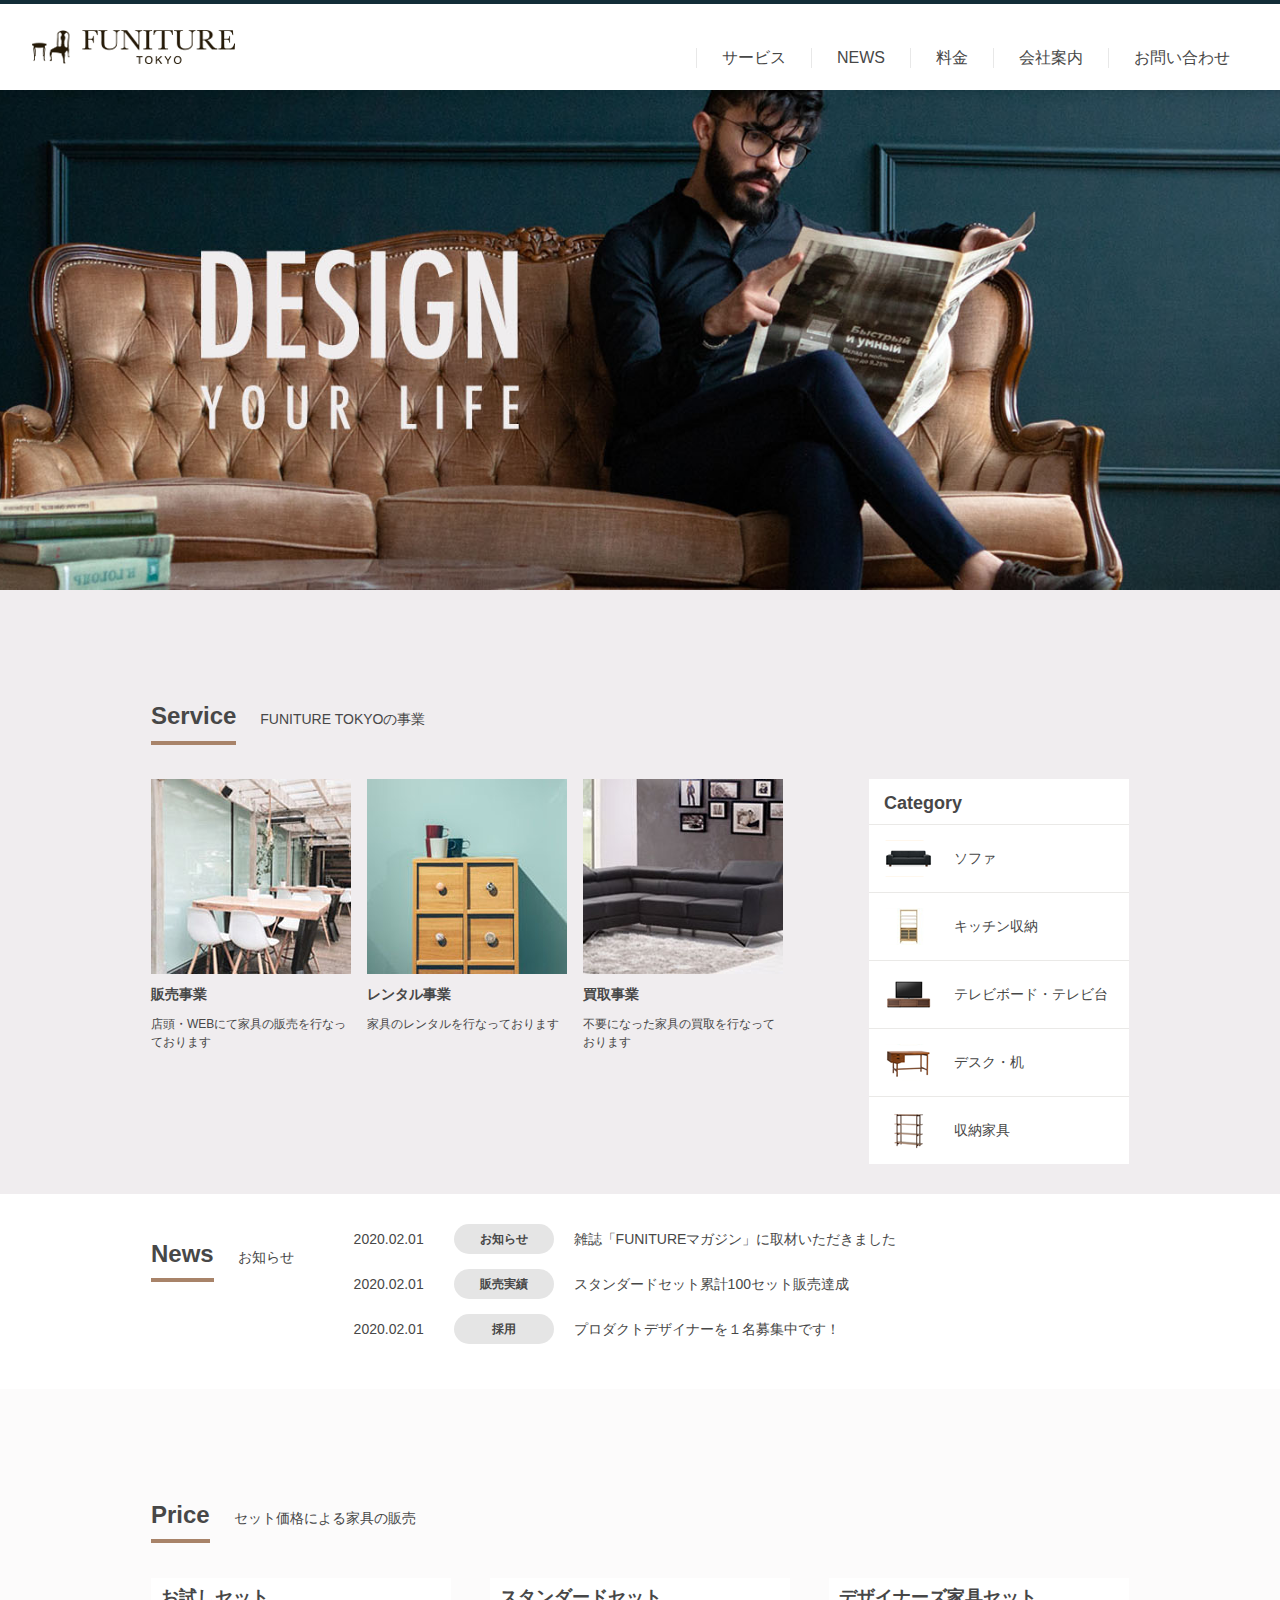
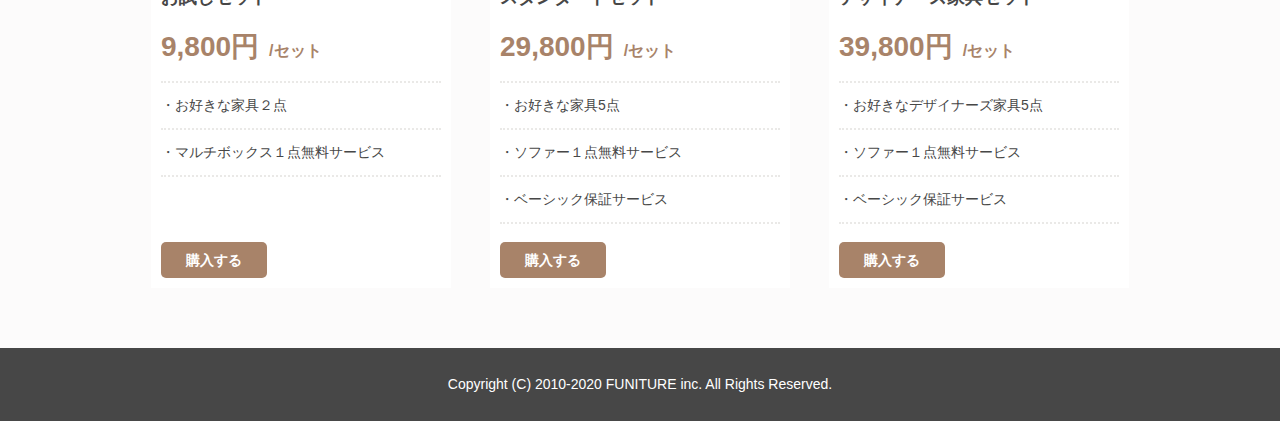
<file: index.html>
<!DOCTYPE html>
<html lang="ja">

<head>
    <meta charset="UTF-8">
    <meta name="viewport" content="width=device-width, initial-scale=1.0">
    <meta http-equiv="X-UA-Compatible" content="ie=edge">
    <title>FUNITURE</title>
    <meta name="description" content="家具のオンラインショッピング">
    <meta name="keywords" content="オンライン, 家具, インテリア, ソファ, キッチン, リビング">


    <link rel="shortcut icon" href="favicon.ico">
    
    <!-- スタイルシートの読み込み -->
    <link rel="stylesheet" href="css/reset.css">
    <link rel="stylesheet" href="css/style.css">
</head>

<body>
<!-- ヘッダーここから -->
<header>
    <div class="header_inner">
        <h1 class="logo"><img src="images/logo.png" alt="FUNITURE" /></h1>
        <nav>
            <ul class="nav-list">
                <li class="nav-item"><a href="index.html#service">サービス</a></li>
                <li class="nav-item"><a href="index.html#news">NEWS</a></li>
                <li class="nav-item nav-item-Odd"><a href="index.html#price">料金</a></li>
                <li class="nav-item"><a href="conpany.html">会社案内</a></li>
                <li class="nav-item nav-item-Odd"><a href="form.html">お問い合わせ</a></li>
            </ul>
        </nav>
    </div>
</header>
<!-- ヘッダーここまで -->

<!-- ヒーローイメージここから -->
<div class="hero-image">
    <!-- <h1 class="title">
        <div class="logo-title">DESIGN</div>
        <div class="logo-subtitle">YOUR LIFE</div>
    </h1> -->
    <!-- <img src="images/mainimage1.jpg" alt="ソファーの画像"> -->
</div>
<!-- ヒーローイメージここまで -->

<!-- サービスここから -->
<section id="service" class="service">
    <div class="service_wrapper">
        <div class="section_title">
            <h3>Service</h3>
            <span>FUNITURE TOKYOの事業</span>
        </div>
        <div class="service-category_wrapper">
            <div class="service_list">
                <ul class="service_contents">
                    <li class="service_item">
                        <dl class="service_block">
                            <dt class="service_picture"><img src="images/service01.jpg" alt="家具販売(画像)"></dt>
                            <dd class="service_name">販売事業</dd>
                            <dd class="service_comment">店頭・WEBにて家具の販売を行なっております</dd>
                        </dl>
                    </li>
                    <li class="service_item">
                        <dl>
                            <dt class="service_picture"><img src="images/service02.jpg" alt="家具レンタル(画像)"></dt>
                            <dd class="service_name">レンタル事業</dd>
                            <dd class="service_comment">家具のレンタルを行なっております</dd>
                        </dl>
                    </li>
                    <li class="service_item">
                        <dl>
                            <dt class="service_picture"><img src="images/service03.jpg" alt="家具買取(画像)"></dt>
                            <dd class="service_name">買取事業</dd>
                            <dd class="service_comment">不要になった家具の買取を行なっております</dd>
                        </dl>
                    </li>
                    
                </ul>
            </div>
            <div class="category_list">
                <h4 class="category_title">Category</h4>
                <ul>
                    <li class="category_contents" ><a href="#" class="category_item category_c1">ソファ</a></li>
                    <li class="category_contents" ><a href="#" class="category_item  category_c2" class="category_c1">キッチン収納</a></li>
                    <li class="category_contents" ><a href="#" class="category_item  category_c3" class="category_c1">テレビボード・テレビ台</a></li>
                    <li class="category_contents" ><a href="#" class="category_item  category_c4" class="category_c1">デスク・机</a></li>
                    <li class="category_contents" ><a href="#" class="category_item  category_c5" class="category_c1">収納家具</a></li>
                </ul>
            </div>
        </div>
    </div>
</section>
<!-- サービスここまで -->

<!-- ニュースここから -->
<section id="news" class="news anchor">
    <div class="news_wrapper">
        <div class="news_left">
            <h3>News</h3>
            <span>お知らせ</span>
        </div>
        <div class="news_right">
            <dl class="news_contents">
                <dt class="news_date">2020.02.01</dt>
                <dd class="news_topic">お知らせ</dd>
                <dd class="news_item">雑誌「FUNITUREマガジン」に取材いただきました</dd>
                <dt class="news_date">2020.02.01</dt>
                <dd class="news_topic">販売実績</dd>
                <dd class="news_item">スタンダードセット累計100セット販売達成</dd>
                <dt class="news_date">2020.02.01</dt>
                <dd class="news_topic">採用</dd>
                <dd class="news_item">プロダクトデザイナーを１名募集中です！</dd>
            </dl>
        </div>
    </div>
</section>
<!-- ニュースここまで -->

<!-- 料金ここから -->
<section id="price" class="price">
    <div class="price_wrapper">
        <div class="section_title">
            <h3>Price</h3>
            <span>セット価格による家具の販売</span>
        </div>
        <ul class="price-list">
            <li>
                <dl class="price-contents">
                    <dt>
                        <p class="plan">お試しセット</p>
                        <p class="flat-price">9,800円<span class="set">/セット</span></p>
                    </dt>
                    <dd class="price-item">・お好きな家具２点</dd>
                    <dd class="price-item price-last-item">・マルチボックス１点無料サービス</dd>
                    <dd><a href="#" class="buy">購入する</a></dd>
                </dl>
                
            </li>
            <li>
                <dl class="price-contents">
                    <dt>
                        <p class="plan">スタンダードセット</p>
                        <p class="flat-price">29,800円<span class="set">/セット</span></p>
                    </dt>
                    <dd class="price-item">・お好きな家具5点</dd>
                    <dd class="price-item">・ソファー１点無料サービス</dd>
                    <dd class="price-item price-last-item">・ベーシック保証サービス</dd>
                    <dd><a href="#" class="buy">購入する</a></dd>
                </dl>
            </li>
            <li id="price_last_list">
                <dl class="price-contents price-contents-last">
                    <dt>
                        <p class="plan">デザイナーズ家具セット</p>
                        <p class="flat-price">39,800円<span class="set">/セット</span></p>
                    </dt>
                    <dd class="price-item">・お好きなデザイナーズ家具5点</dd>
                    <dd class="price-item">・ソファー１点無料サービス</dd>
                    <dd class="price-item price-last-item">・ベーシック保証サービス</dd>
                    <dd><a href="#" class="buy">購入する</a></dd>
                </dl>
            </li>
        </ul>
    </div>
</section>
<!-- 料金ここまで -->

<!-- フッターここから -->
<footer>
    Copyright (C) 2010-2020 FUNITURE inc. All Rights Reserved.
</footer>
<!-- フッターここまで -->

</body>

</html>
</file>
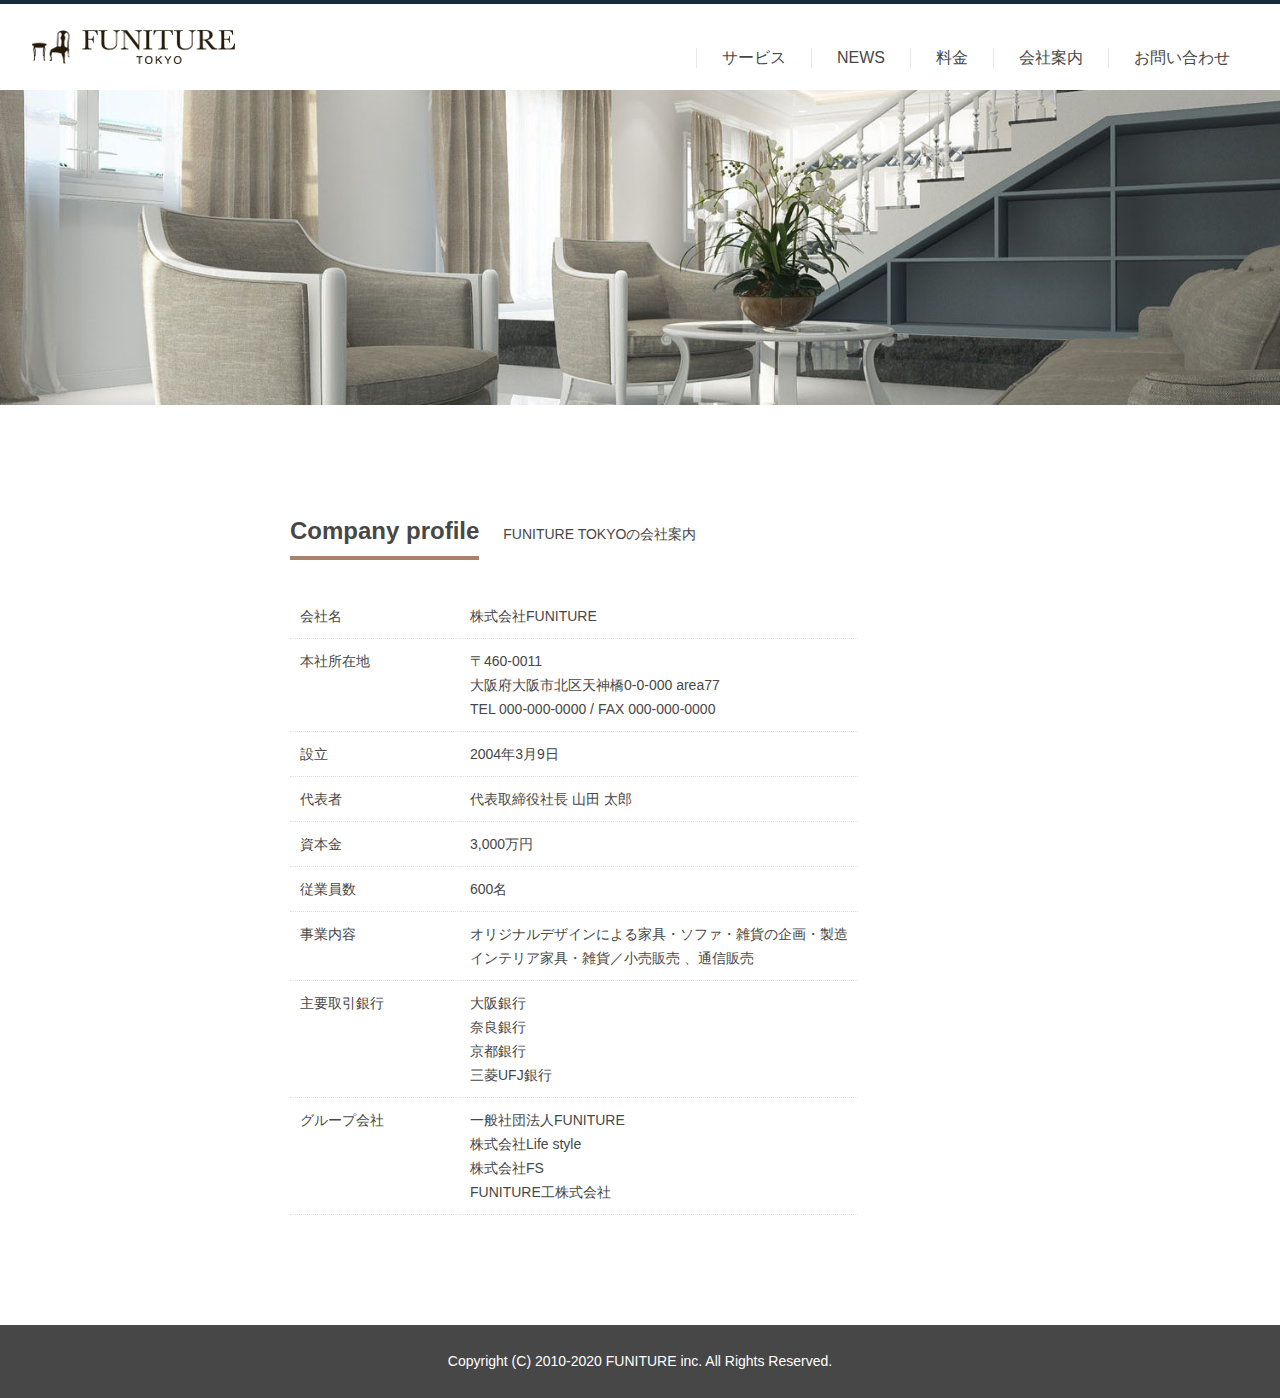
<file: conpany.html>
<!DOCTYPE html>
<html lang="ja">

<head>
    <meta charset="UTF-8">
    <meta name="viewport" content="width=device-width, initial-scale=1.0">
    <meta http-equiv="X-UA-Compatible" content="ie=edge">
    <title>FUNITURE</title>
    <meta name="description" content="家具のオンラインショッピング">
    <meta name="keywords" content="オンライン, 家具, インテリア, ソファ, キッチン, リビング">


    <link rel="shortcut icon" href="favicon.ico">
    
    <!-- スタイルシートの読み込み -->
    <link rel="stylesheet" href="css/reset.css">
    <link rel="stylesheet" href="css/style.css">
</head>

<body>

<!-- ヘッダーここから -->
<header>
    <div class="header_inner">
        <h1 class="logo"><img src="images/logo.png" alt="FUNITURE" /></h1>
        <nav>
            <ul class="nav-list">
                <li class="nav-item"><a href="index.html#service">サービス</a></li>
                <li class="nav-item"><a href="index.html#news">NEWS</a></li>
                <li class="nav-item nav-item-Odd"><a href="index.html#price">料金</a></li>
                <li class="nav-item"><a href="conpany.html">会社案内</a></li>
                <li class="nav-item nav-item-Odd"><a href="form.html">お問い合わせ</a></li>
            </ul>
        </nav>
    </div>
</header>
<!-- ヘッダーここまで -->

<!-- ヒーローイメージここから -->
<div class="hero-image3">
</div>
<!-- ヒーローイメージここまで -->

<!-- カンパニーここから -->
<section class="company">
    <div class="company_wrapper">
        <div class="section_title st">
            <h3>Company profile</h3><br class="br-sp">
            <span class="cp">FUNITURE TOKYOの会社案内</span>
        </div>
        <table class="profile">
            <tbody>
                <tr>
                    <th>会社名</th>
                    <td>株式会社FUNITURE</td>
                </tr>
                <tr>
                    <th>本社所在地</th>
                    <td>〒460-0011<br>
                        大阪府大阪市北区天神橋0-0-000 area77<br>
                        TEL 000-000-0000 / <br class="br-sp">FAX 000-000-0000</td>
                </tr>
                <tr>
                    <th>設立</th>
                    <td>2004年3月9日</td>
                </tr>
                <tr>
                    <th>代表者</th>
                    <td>代表取締役社長  山田 太郎</td>
                </tr>
                <tr>
                    <th>資本金</th>
                    <td>3,000万円</td>
                </tr>
                <tr>
                    <th>従業員数</th>
                    <td>600名</td>
                </tr>
                <tr>
                    <th>事業内容</th>
                    <td>オリジナルデザインによる家具・ソファ・雑貨の企画・製造<br>
                        インテリア家具・雑貨／小売販売 、通信販売</td>
                </tr>
                <tr>
                    <th>主要取引銀行</th>
                    <td>大阪銀行<br>
                        奈良銀行<br>
                        京都銀行<br>
                        三菱UFJ銀行</td>
                </tr>
                <tr>
                    <th>グループ会社</th>
                    <td>一般社団法人FUNITURE<br>
                        株式会社Life style<br>
                        株式会社FS<br>
                        FUNITURE工株式会社</td>
                </tr>
            </tbody>
        </table>
    </div>
</section>
<!-- カンパニーここまで -->


<!-- フッターここから -->
<footer>
    Copyright (C) 2010-2020 FUNITURE inc. All Rights Reserved.
</footer>
<!-- フッターここまで -->

</body>

</html>
</file>
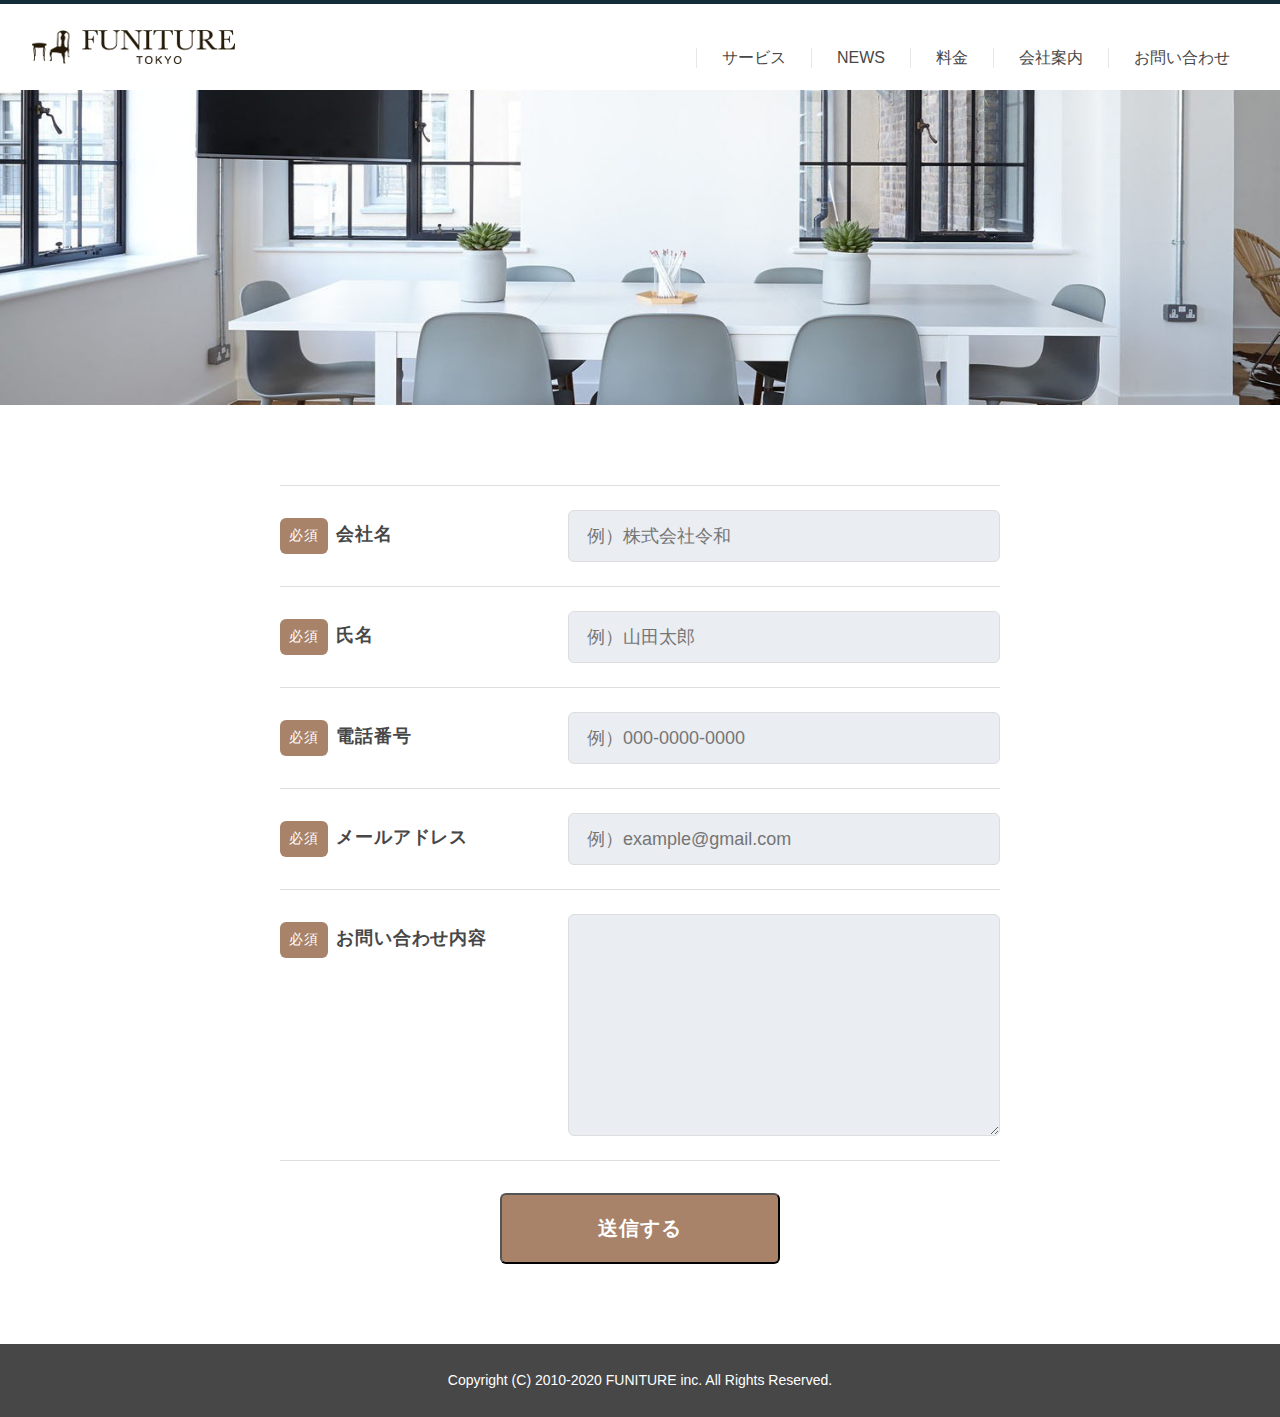
<file: form.html>
<!DOCTYPE html>
<html lang="ja">

<head>
    <meta charset="UTF-8">
    <meta name="viewport" content="width=device-width, initial-scale=1.0">
    <meta http-equiv="X-UA-Compatible" content="ie=edge">
    <title>FUNITURE</title>
    <meta name="description" content="家具のオンラインショッピング">
    <meta name="keywords" content="オンライン, 家具, インテリア, ソファ, キッチン, リビング">


    <link rel="shortcut icon" href="favicon.ico">
    
    <!-- スタイルシートの読み込み -->
    <link rel="stylesheet" href="css/reset.css">
    <link rel="stylesheet" href="css/style.css">
</head>

<body>

<!-- ヘッダーここから -->
<header>
    <div class="header_inner">
        <h1 class="logo"><img src="images/logo.png" alt="FUNITURE" /></h1>
        <nav>
            <ul class="nav-list">
                <li class="nav-item"><a href="index.html#service">サービス</a></li>
                <li class="nav-item"><a href="index.html#news">NEWS</a></li>
                <li class="nav-item nav-item-Odd"><a href="index.html#price">料金</a></li>
                <li class="nav-item"><a href="conpany.html">会社案内</a></li>
                <li class="nav-item nav-item-Odd"><a href="form.html">お問い合わせ</a></li>
            </ul>
        </nav>
    </div>
</header>
<!-- ヘッダーここまで -->

<!-- ヒーローイメージここから -->
<div class="hero-image2">
    <!-- <h1 class="title">
        <div class="logo-title">DESIGN</div>
        <div class="logo-subtitle">YOUR LIFE</div>
    </h1> -->
    <!-- <img src="images/mainimage1.jpg" alt="ソファーの画像"> -->
</div>
<!-- ヒーローイメージここまで -->


<!-- フォームここから -->
<div class="Form">
    <div class="Form-Item">
      <p class="Form-Item-Label">
        <span class="Form-Item-Label-Required">必須</span>会社名
      </p>
      <input type="text" class="Form-Item-Input" placeholder="例）株式会社令和">
    </div>
    <div class="Form-Item">
      <p class="Form-Item-Label"><span class="Form-Item-Label-Required">必須</span>氏名</p>
      <input type="text" class="Form-Item-Input" placeholder="例）山田太郎">
    </div>
    <div class="Form-Item">
      <p class="Form-Item-Label"><span class="Form-Item-Label-Required">必須</span>電話番号</p>
      <input type="text" class="Form-Item-Input" placeholder="例）000-0000-0000">
    </div>
    <div class="Form-Item">
      <p class="Form-Item-Label"><span class="Form-Item-Label-Required">必須</span>メールアドレス</p>
      <input type="email" class="Form-Item-Input" placeholder="例）example@gmail.com">
    </div>
    <div class="Form-Item">
      <p class="Form-Item-Label isMsg"><span class="Form-Item-Label-Required">必須</span>お問い合わせ内容</p>
      <textarea class="Form-Item-Textarea"></textarea>
    </div>
    <input type="submit" class="Form-Btn" value="送信する">
</div>
<!-- フォームここまで -->


<!-- フッターここから -->
<footer>
    Copyright (C) 2010-2020 FUNITURE inc. All Rights Reserved.
</footer>
<!-- フッターここまで -->

</body>

</html>
</file>
<file: css/style.css>
@charset "utf-8";


/* ========================================
    全体設定
========================================= */
body {
	color:#474747;
	font-size: 14px;
	line-height: 1.4em;
	font-family: "メイリオ", "Meiryo", sans-serif;
	-webkit-font-smoothing: antialiased;
	-moz-osx-font-smoothing: grayscale;
}

a {
	color:#474747;
	text-decoration:none;
}

img{
    max-width: 100%;
    height: auto;
  }
  
.text-center{
    text-align: center;
  }


/* micro clearfix */
.cf:before,
.cf:after {
    content: " ";
    display: table;
}
.cf:after {clear: both;}
.cf {*zoom: 1;}


/* ========================================
    ヘッダー
========================================= */
header {
    position: fixed;
    top: 0;
    left: 0;
    background-color: #fff;
    width: 100%;
    height: 36px;
    border-top: 4px solid #122d37;
    padding: 25px 0;
}

.header_inner {
    display: flex;
    justify-content: space-between;
    max-width: 1380px;
    margin: 0 auto;
    height: 36px;
}
.logo{
    margin-left: 30px;
}

header nav {
    margin-top: 19px;
}

.nav-list{
    display: flex;
    padding-right: 25px;
  }

.nav-item {
    border-left: 1px solid #e8e8e8;
    font-size: 16px;
    padding-left: 25px;
    padding-right: 25px;
}

/* ========================================
    ヒーローイメージ
========================================= */

.hero-image{
    margin-top: 90px;
    width: 100%;
    height: 500px;
    /* height: 36vh; */
    background: url(../images/mainimage1.jpg)center / cover;
}
.hero-image2{
    margin-top: 90px;
    height: 35vh;
    background: url(../images/mainimage2.jpg)center / cover;
}
.hero-image3{
    margin-top: 90px;
    height: 35vh;
    background: url(../images/mainimage3.jpg)center / cover;
}
/* .title{
    position: absolute;
    top: 31%;
    width: 100%;
    text-align: center;
  } */
/* .logo-title {
    font-family: "Open sans", sans-serif;
    font-size: 90px;
    line-height: 1;
    letter-spacing: .2em;
    color: #fff;
  } */
  
/* .logo-subtitle {
    font-size: 20px;
    margin-top: 5px;
    text-align: center;
    letter-spacing: .2em;
    color: #fff;
  } */

/* ========================================
    サービス
========================================= */
.service {
    width: 100%;
    height: auto;
    background-color: #f0edef;
}

.service_wrapper {
    max-width: 978px;
    margin: 0 auto;
    height: auto;
    padding: 30px;
}

.section_title {
    /* width: 100%; */
    height: 43px;
    margin-top: 86px;
    margin-bottom: 30px;
}

.section_title h3 {
    color: #474747;
    font-size: 24px;
    font-weight: 900;
    border-bottom: 4px solid #a88369;
    display: inline-block;
    padding-bottom: 15px;
    margin-right: 20px;
}
.section_title span {
    color: #474747;
    font-size: 14px;
}

.service-category_wrapper{
    display: flex;
    justify-content: space-between;
}

.service_list {
    width: 648px;
    height: 355px;
    background-color: #f0edef;
    flex: 1 1 auto;
}
.service_contents{
    display: flex;
}

.service_item {
    width: 200px;
    height: auto;
    margin-right: 16px;
}

.service_picture {
    height: 191px;
    margin-bottom: 15px;
}
.service_name {
    font-size: 14px;
    font-weight: bold;
    margin-bottom: 10px;
}
.service_comment {
    font-size: 12px;
    line-height: 18px;
}
.category_list {
    flex: 0 0 260px;
    height: auto;
    background-color: #fff;
}
.category_title {
    font-size: 18px;
    font-weight: bold;
    padding: 15px 15px 10px 15px;
}
.category_contents {
    border-top: 1px solid #eae9e7;
    padding: 15px;
}
.category_item {
    display: block;
    height: 37px;
    width: auto;
    line-height: 37px;
    padding-left: 70px;
}

.category_c1 {
    background: url(../images/icon_c1.png) no-repeat left center;
}
.category_c2 {
    background: url(../images/icon_c2.png) no-repeat left center;
}
.category_c3 {
    background: url(../images/icon_c3.png) no-repeat left center;
}
.category_c4 {
    background: url(../images/icon_c4.png) no-repeat left center;
}
.category_c5 {
    background: url(../images/icon_c5.png) no-repeat left center;
}

/* ========================================
    ニュース
========================================= */
.anchor{
    display: block;
    padding-top: 70px;
    margin-top: -70px;
}

.news_wrapper {
    /* box-sizing: border-box; */
    max-width: 978px;
    height: auto;
    padding: 30px;
    margin: 0 auto ;
    display: flex;
}
.news_left{
    padding-top: 20px;
    margin-right: 60px;
}
.news_left>h3{
    color: #474747;
    font-size: 24px;
    font-weight: 900;
    border-bottom: 4px solid #a88369;
    display: inline-block;
    padding-bottom: 15px;
    margin-right: 20px;
}
.news_left>span{
    /* display: block; */
    margin-top: 10px;
    color: #474747;
    font-size: 14px;
}
.news_right{
    width: 700px;
    height: auto;
}
.news_date{
    float: left;
    font-size: 14px;
    width: 80px;
    line-height: 30px;
    margin-bottom: 15px;
}
.news_topic{
    float: left;
    font-size: 12px;
    font-weight: bold;
    height: 30px;
    width: 100px;
    line-height: 30px;
    margin-left: 20px;
    margin-right: 20px;
    background-color: #e5e5e5;
    text-align: center;
    margin-bottom: 15px;
    border-radius: 20px;
    
}
.news_item{
    float: left;
    font-size: 14px;
    width: 480px;
    line-height: 30px;
    margin-bottom: 15px;
}

.more a {
    color: #fff;
    font-size: 14px;
    letter-spacing: .1em;
    font-weight: normal;
    width: 50px;
    background-image: linear-gradient(to right, #7633a4 0%, #250d65 51%, #7633a4 100%);
    display: inline-block;
    border-radius: 40px;
    padding: 0 60px;
    line-height: 55px;
    text-align: center;
}

.more a:hover{
    opacity: 0.8;
    cursor: pointer;
}

.more{
    text-align: center;
    margin-bottom: 60px;

}



/* ========================================
    料金
========================================= */

.price {
    width: 100%;
    height: auto;
    background-color: #fcfbfb;
    padding-bottom: 30px;
}
.price_wrapper {
    max-width: 978px;
    margin: 0 auto;
    height: auto;
    padding: 30px;
}
.flat-price{
    color: #a88369;
    font-size: 28px;
    font-weight: 900;
    margin: 30px 0 20px;
}

.price-contents {
    height: 290px;
    width: 280px;
    position: relative;
    background-color:#fff;
    padding: 10px;
    /* border-bottom: 2px dotted #eae9e7; */
}


.price-list {
    box-sizing: border-box;
    display: flex;
    justify-content: space-between;
    /* width: 978px; */
    /* padding: 15px; */
    /* width: 276px;
    height: 290px; */
    /* background-color: #fff; */
    /* margin-right: 30px; */
    position: relative;
}
.price ul li.price_last_list {
    margin-right: 0;
}

.plan {
    font-size: 18px;
    font-weight: bold;
}
.set {
    font-size: 16px;
    margin-left: 10px;
    font-weight: bold;
}
.price-item {
    border-top: 2px dotted #eae9e7;
    line-height: 45px;
}
.price-last-item{
    border-bottom: 2px dotted #eae9e7;
}
.buy {
    color: #fff;
    font-weight: 900;
    background-color: #a88369;
    display: inline-block;
    border-radius: 5px;
    padding: 0 25px;
    line-height: 36px;
    position: absolute; 
    left: 10px;
    bottom: 10px;
}


/* ========================================
    フッター
========================================= */

footer {
    width: 100%;
    height: 73px;
    background-color: #474747;
    color: #fff;
    text-align: center;
    line-height: 73px;
}

/* ========================================
    カンパニー
========================================= */

.company {
    width: 100%;
    height: auto;
    background-color: #fff;
}

.company_wrapper {
    max-width: 700px;
    margin: 0 auto;
    height: auto;
    padding: 30px;
    margin-bottom: 80px;
}
@media screen and (min-width: 480px){
    .br-sp {display: none; }
    }
}
.profile{
    width: 700px;
}
.company th {
    border-bottom: 1px dotted #e3e3e3;
    text-align: left;
    padding: 10px;
    width: 150px;
    line-height: 1.5rem;
}
.company td {
    border-bottom: 1px dotted #e3e3e3;
    text-align: left;
    padding: 10px;
    line-height: 1.5rem;
}
@media screen and (max-width: 480px){
    .company_wrapper{
        max-width: 100%;
        padding: 20px;
    }
    .cp{
        display: block;
        margin-top: 6px;}
    .st{
        margin-bottom: 60px;
    }
    .profile{
        max-width: 100%;
    }
    .company th{
        width: 90px;
    }

}




/*  ----------------------------------
      ここからはスマホ対応
---------------------------------------*/

@media screen and (max-width: 767px){
       /*  ----------------------------------
        ヘッダー
    ---------------------------------------*/
    header{
        height:20px;
        position:static;
    }
    .header_inner {
        display: block;
        width: 100%;
        height: 100%;
    }
    .header_inner h1{
        margin: 0 auto 10px; 
        width: 120px;      
    }
    .nav-list{
        display: flex;
        flex-wrap: wrap;
        justify-content: center;
    }
    .nav-item{
        margin-bottom: 12px;
    }
    .nav-item-Odd{
        border-right: 1px solid #e8e8e8;
    }

       /*  ----------------------------------
        ヒーローイメージ
    ---------------------------------------*/
    .hero-image{
        margin-top: 60px;
        height: 28vh;
    }
    .hero-image2{
        margin-top: 60px;
        height: 20vh;
    }
    .hero-image3{
        margin-top: 60px;
        height: 20vh;
    }

       /*  ----------------------------------
        サービス
    ---------------------------------------*/
    .service{
        box-sizing: border-box;
        padding: 0 10px;
        width: 100%;
    }
    .service_wrapper{
        width: 100%;
        padding: 10px;
    }
    .section_title{
        margin-top: 20px;
    }
    .service-category_wrapper {
        display: block;
        width: 100%;
        height: auto;
        padding-bottom: 40px;
    }
    .service_list{
        width: 100%;
        height: auto;
        margin-bottom: 40px;
    }
    .service_contents{
        width: 100%;
        display: flex;
        flex-wrap: wrap;
    }
    .service_item{
        flex: 0 0 47%;
        margin-right: 8px;
        /* width: 45vw; */
    }
    .service_block{
        margin-bottom: 35px;
    }
    .service_picture{
        height: auto;
        margin-bottom: 15px;
    }
    .category_list{
        display: block;
        width: 300px;
        margin-bottom: 40px;
    }

    /*  ----------------------------------
        ニュース
    ---------------------------------------*/
    .anchor{
        padding-top: 0;
        margin-top: 0;
    }

    .news{
        padding: 10px;
    }

    .news_wrapper {
        box-sizing: border-box;
        padding: 10px;
        width: 100%;
        display: block;
    }
    .news_left{
        text-align: left;
        line-height: 0.8;
        padding: 0;
        margin: 20px 0 35px 0;
    }

    .news_left>h3{
        font-size: 24px;
        margin-right: 20px;
    }
    .news_left>span{
        font-size: 13px;
    }
    .news_right{
        max-width: 100%;
        height: 200px;
    }
    .news_date{
        font-size: 11px;
        width: 70px;
        margin-bottom: 6px;
        line-height: 20px;
    }
    .news_topic{
        float: left;
        font-size: 9px;
        height: 20px;
        line-height: 20px;
        margin-bottom: 6px; 
    }
    .news_item{
        float: left;
        font-size: 12px;
        width: 100%;
        line-height: 20px;
        margin-bottom: 15px;
    }


       /*  ----------------------------------
        料金
    ---------------------------------------*/
    .price{
        box-sizing: border-box;
        padding: 0 10px;
        width: 100%;
    }
    .price_wrapper{
        padding: 10px;
    }
    .price-list{
        display: block;
        width: 100%;
        box-sizing: border-box;
    }
    .price-contents{
        /* width: 300px; */
        margin-bottom: 70px;
    }
    .price-contents-last{
        margin-bottom: 0;
    }

       /*  ----------------------------------
        フッター
    ---------------------------------------*/
    footer{
        font-size:11px;
        }
}


/* ========================================
    フォーム
========================================= */


.Form {
    margin: 80px auto;
    max-width: 720px;
  }
  @media screen and (max-width: 480px) {
    .Form {
      margin-top: 40px;
    }
  }
  .Form-Item {
    border-top: 1px solid #ddd;
    padding-top: 24px;
    padding-bottom: 24px;
    /* width: 100%; */
    display: flex;
    align-items: center;
  }
  @media screen and (max-width: 480px) {
    .Form-Item {
      padding-left: 14px;
      padding-right: 14px;
      padding-top: 16px;
      padding-bottom: 16px;
      flex-wrap: wrap;
    }
  }
  .Form-Item:nth-child(5) {
    border-bottom: 1px solid #ddd;
  }
  .Form-Item-Label {
    width: 100%;
    max-width: 248px;
    letter-spacing: 0.05em;
    font-weight: bold;
    font-size: 18px;
  }
  @media screen and (max-width: 480px) {
    .Form-Item-Label {
      max-width: inherit;
      display: flex;
      align-items: center;
      font-size: 15px;
    }
  }
  .Form-Item-Label.isMsg {
    margin-top: 8px;
    margin-bottom: auto;
  }
  @media screen and (max-width: 480px) {
    .Form-Item-Label.isMsg {
      margin-top: 0;
    }
  }
  .Form-Item-Label-Required {
    border-radius: 6px;
    margin-right: 8px;
    padding-top: 8px;
    padding-bottom: 8px;
    width: 48px;
    display: inline-block;
    text-align: center;
    background:  #a88369;
    color: #fff;
    font-size: 14px;
  }
  @media screen and (max-width: 480px) {
    .Form-Item-Label-Required {
      border-radius: 4px;
      padding-top: 4px;
      padding-bottom: 4px;
      width: 32px;
      font-size: 10px;
    }
  }
  .Form-Item-Input {
    border: 1px solid #ddd;
    border-radius: 6px;
    margin-left: 40px;
    padding-left: 1em;
    padding-right: 1em;
    height: 48px;
    flex: 1;
    width: 100%;
    max-width: 410px;
    background: #eaedf2;
    font-size: 18px;
  }
  @media screen and (max-width: 480px) {
    .Form-Item-Input {
      margin-left: 0;
      margin-top: 18px;
      height: 40px;
      flex: inherit;
      font-size: 15px;
    }
  }
  .Form-Item-Textarea {
    border: 1px solid #ddd;
    border-radius: 6px;
    margin-left: 40px;
    padding-left: 1em;
    padding-right: 1em;
    height: 216px;
    flex: 1;
    width: 100%;
    max-width: 410px;
    background: #eaedf2;
    font-size: 18px;
  }
  @media screen and (max-width: 480px) {
    .Form-Item-Textarea {
      margin-top: 18px;
      margin-left: 0;
      height: 200px;
      flex: inherit;
      font-size: 15px;
    }
  }
  .Form-Btn {
    border-radius: 6px;
    margin-top: 32px;
    margin-left: auto;
    margin-right: auto;
    padding-top: 20px;
    padding-bottom: 20px;
    width: 280px;
    display: block;
    letter-spacing: 0.05em;
    background:  #a88369;
    color: #fff;
    font-weight: bold;
    font-size: 20px;
  }
  @media screen and (max-width: 480px) {
    .Form-Btn {
      margin-top: 24px;
      padding-top: 8px;
      padding-bottom: 8px;
      width: 160px;
      font-size: 16px;
    }
  }
</file>
